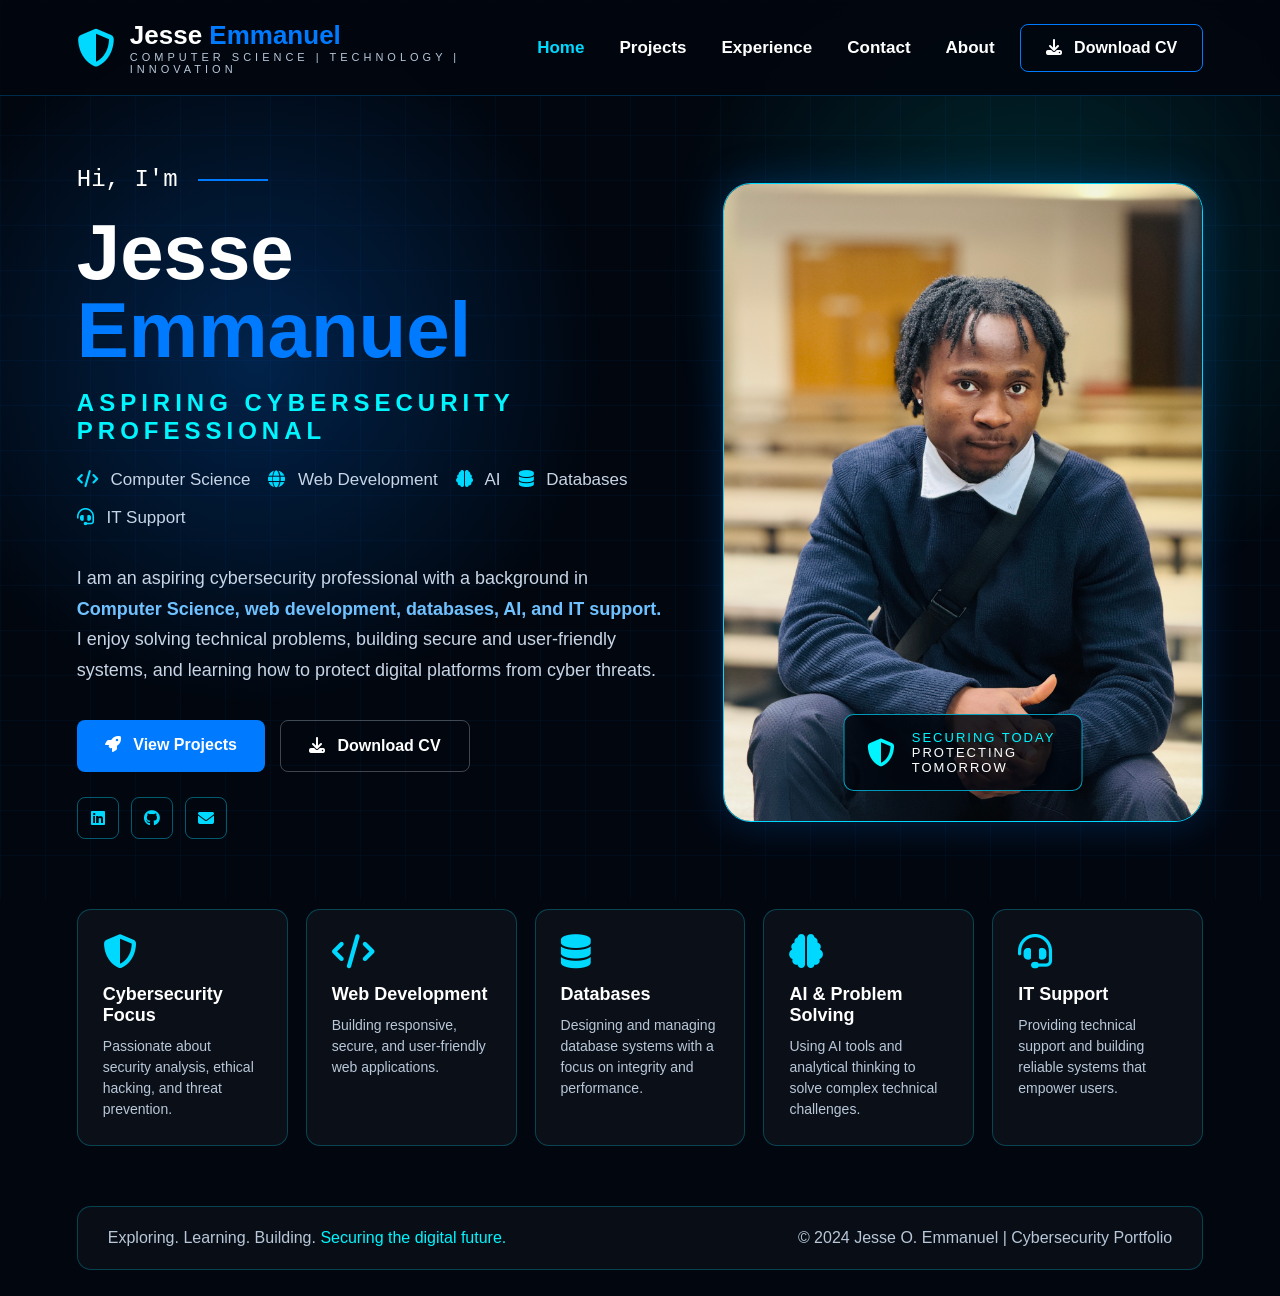
<file: index.html>
<!DOCTYPE html>
<html lang="en">

<head>
    <meta charset="UTF-8">
    <meta http-equiv="X-UA-Compatible" content="IE=edge">
    <meta name="viewport" content="width=device-width, initial-scale=1.0">

    <title>Jesse Emmanuel | Cybersecurity Portfolio</title>

    <link rel="stylesheet" href="main.css" media="screen">
    <link rel="stylesheet" href="mobile.css" media="screen and (max-width: 1100px)">
    <link rel="stylesheet" href="desktop.css" media="screen and (min-width: 1101px)">

    <link rel="stylesheet" href="https://cdnjs.cloudflare.com/ajax/libs/font-awesome/6.5.1/css/all.min.css">
</head>

<body id="clicked">

    <header class="site-header">

        <div class="logo">
            <i class="fa-solid fa-shield-halved"></i>
            <div>
                <h2>Jesse <span>Emmanuel</span></h2>
                <p>Computer Science | Technology | Innovation</p>
            </div>
        </div>

        <a href="#clicked" class="on showNav"></a>
        <a href="#" class="off showNav"></a>

        <nav>
            <ul>
                <li><a href="index.html" class="active">Home</a></li>
                <li><a href="portfolio.html">Projects</a></li>
                <li><a href="workexperience.html">Experience</a></li>
                <li><a href="contact.html">Contact</a></li>
                <li><a href="aboutme.html">About</a></li>
            </ul>
        </nav>

        <a href="EMMANUELCV.pdf" class="cv-btn">
            <i class="fa-solid fa-download"></i> Download CV
        </a>

    </header>

    <main class="hero-section">

        <section class="hero-content">

            <p class="intro-text">Hi, I'm</p>

            <h1>
                Jesse <span>Emmanuel</span>
            </h1>

            <h3>Aspiring Cybersecurity Professional</h3>

            <div class="skill-tags">
                <span><i class="fa-solid fa-code"></i> Computer Science</span>
                <span><i class="fa-solid fa-globe"></i> Web Development</span>
                <span><i class="fa-solid fa-brain"></i> AI</span>
                <span><i class="fa-solid fa-database"></i> Databases</span>
                <span><i class="fa-solid fa-headset"></i> IT Support</span>
            </div>

            <p class="hero-description">
                I am an aspiring cybersecurity professional with a background in
                <strong>Computer Science, web development, databases, AI, and IT support.</strong>
                I enjoy solving technical problems, building secure and user-friendly systems,
                and learning how to protect digital platforms from cyber threats.
            </p>

            <div class="hero-buttons">
                <a href="portfolio.html" class="primary-btn">
                    <i class="fa-solid fa-rocket"></i> View Projects
                </a>

                <a href="EMMANUELCV.pdf" class="secondary-btn">
                    <i class="fa-solid fa-download"></i> Download CV
                </a>
            </div>

            <div class="social-links">
                <a href="https://www.linkedin.com/in/jesse-emmanuel-b12103251/?skipRedirect=true"><i
                        class="fa-brands fa-linkedin"></i></a>
                <a href="https://github.com/jessyjackjake"><i class="fa-brands fa-github"></i></a>
                <a href="contact.html"><i class="fa-solid fa-envelope"></i></a>
            </div>

        </section>

        <section class="hero-image">
            <div class="image-card">
                <img src="backgroundimage.png" alt="Jesse Emmanuel profile photo">

                <div class="security-badge">
                    <i class="fa-solid fa-shield-halved"></i>
                    <p>Securing Today<br><span>Protecting Tomorrow</span></p>
                </div>
            </div>
        </section>

    </main>

    <section class="focus-section">

        <div class="focus-card">
            <i class="fa-solid fa-shield-halved"></i>
            <h3>Cybersecurity Focus</h3>
            <p>Passionate about security analysis, ethical hacking, and threat prevention.</p>
        </div>

        <div class="focus-card">
            <i class="fa-solid fa-code"></i>
            <h3>Web Development</h3>
            <p>Building responsive, secure, and user-friendly web applications.</p>
        </div>

        <div class="focus-card">
            <i class="fa-solid fa-database"></i>
            <h3>Databases</h3>
            <p>Designing and managing database systems with a focus on integrity and performance.</p>
        </div>

        <div class="focus-card">
            <i class="fa-solid fa-brain"></i>
            <h3>AI & Problem Solving</h3>
            <p>Using AI tools and analytical thinking to solve complex technical challenges.</p>
        </div>

        <div class="focus-card">
            <i class="fa-solid fa-headset"></i>
            <h3>IT Support</h3>
            <p>Providing technical support and building reliable systems that empower users.</p>
        </div>

    </section>

    <footer>
        <p>
            Exploring. Learning. Building.
            <span>Securing the digital future.</span>
        </p>

        <p>&copy; 2024 Jesse O. Emmanuel | Cybersecurity Portfolio</p>
    </footer>

</body>

</html>
</file>
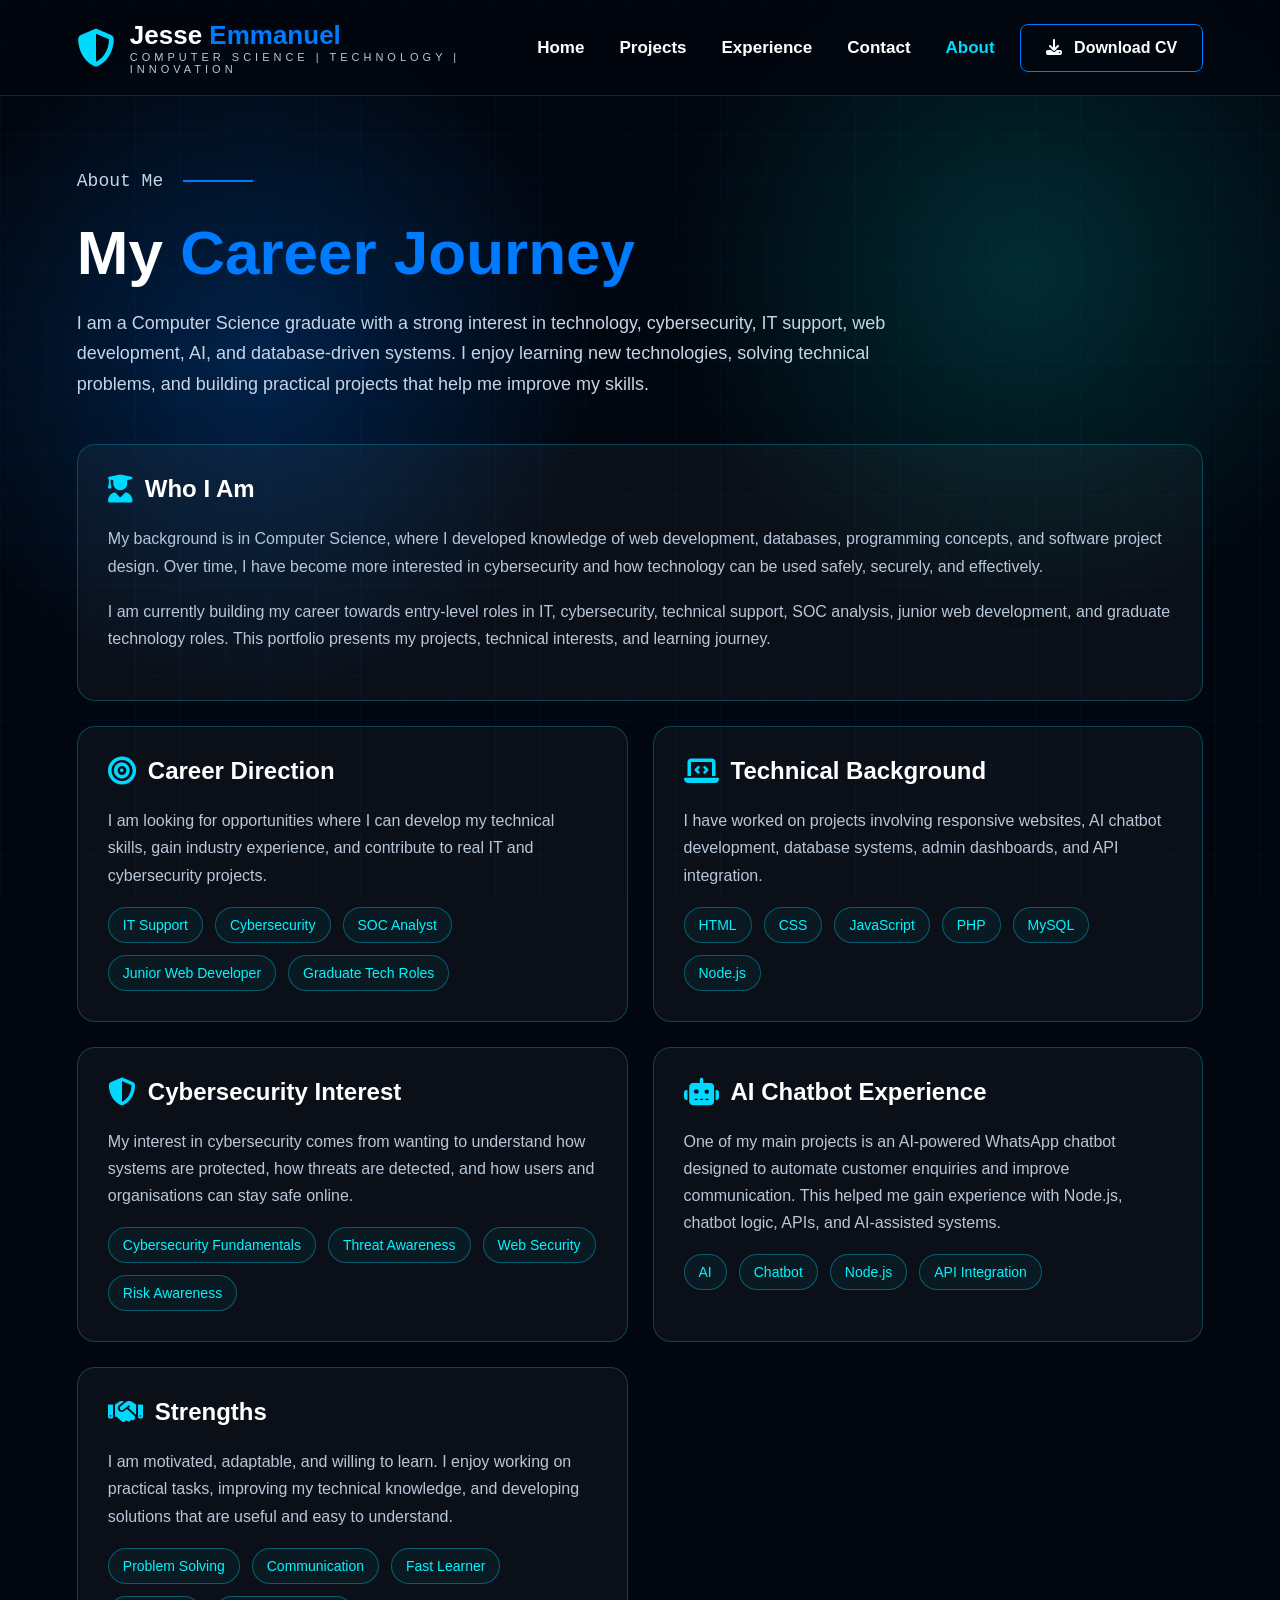
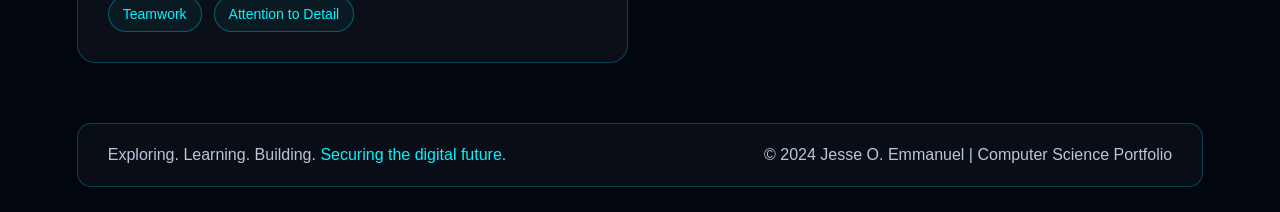
<file: aboutme.html>
<!DOCTYPE html>
<html lang="en">

<head>
    <meta charset="UTF-8">
    <meta http-equiv="X-UA-Compatible" content="IE=edge">
    <meta name="viewport" content="width=device-width, initial-scale=1.0">

    <title>About | Jesse Emmanuel</title>

    <link rel="stylesheet" href="main.css" media="screen">
    <link rel="stylesheet" href="mobile.css" media="screen and (max-width: 1100px)">
    <link rel="stylesheet" href="desktop.css" media="screen and (min-width: 1101px)">

    <link rel="stylesheet" href="https://cdnjs.cloudflare.com/ajax/libs/font-awesome/6.5.1/css/all.min.css">
</head>

<body id="clicked">

    <header class="site-header">

        <div class="logo">
            <i class="fa-solid fa-shield-halved"></i>
            <div>
                <h2>Jesse <span>Emmanuel</span></h2>
                <p>Computer Science | Technology | Innovation</p>
            </div>
        </div>

        <a href="#clicked" class="on showNav"></a>
        <a href="#" class="off showNav"></a>

        <nav>
            <ul>
                <li><a href="index.html">Home</a></li>
                <li><a href="portfolio.html">Projects</a></li>
                <li><a href="workexperience.html">Experience</a></li>
                <li><a href="contact.html">Contact</a></li>
                <li><a href="about.html" class="active">About</a></li>
            </ul>
        </nav>

        <a href="EMMANUELCV.pdf" class="cv-btn">
            <i class="fa-solid fa-download"></i> Download CV
        </a>

    </header>

    <main class="about-page">

        <section class="page-heading">
            <p class="intro-text">About Me</p>

            <h1>My <span>Career Journey</span></h1>

            <p>
                I am a Computer Science graduate with a strong interest in technology, cybersecurity,
                IT support, web development, AI, and database-driven systems. I enjoy learning new
                technologies, solving technical problems, and building practical projects that help me
                improve my skills.
            </p>
        </section>

        <section class="about-grid">

            <article class="about-card about-large">
                <div class="section-title">
                    <i class="fa-solid fa-user-graduate"></i>
                    <h2>Who I Am</h2>
                </div>

                <p>
                    My background is in Computer Science, where I developed knowledge of web development,
                    databases, programming concepts, and software project design. Over time, I have become
                    more interested in cybersecurity and how technology can be used safely, securely, and
                    effectively.
                </p>

                <p>
                    I am currently building my career towards entry-level roles in IT, cybersecurity,
                    technical support, SOC analysis, junior web development, and graduate technology roles.
                    This portfolio presents my projects, technical interests, and learning journey.
                </p>
            </article>

            <article class="about-card">
                <div class="section-title">
                    <i class="fa-solid fa-bullseye"></i>
                    <h2>Career Direction</h2>
                </div>

                <p>
                    I am looking for opportunities where I can develop my technical skills, gain industry
                    experience, and contribute to real IT and cybersecurity projects.
                </p>

                <div class="skills-list">
                    <span>IT Support</span>
                    <span>Cybersecurity</span>
                    <span>SOC Analyst</span>
                    <span>Junior Web Developer</span>
                    <span>Graduate Tech Roles</span>
                </div>
            </article>

            <article class="about-card">
                <div class="section-title">
                    <i class="fa-solid fa-laptop-code"></i>
                    <h2>Technical Background</h2>
                </div>

                <p>
                    I have worked on projects involving responsive websites, AI chatbot development,
                    database systems, admin dashboards, and API integration.
                </p>

                <div class="skills-list">
                    <span>HTML</span>
                    <span>CSS</span>
                    <span>JavaScript</span>
                    <span>PHP</span>
                    <span>MySQL</span>
                    <span>Node.js</span>
                </div>
            </article>

            <article class="about-card">
                <div class="section-title">
                    <i class="fa-solid fa-shield-halved"></i>
                    <h2>Cybersecurity Interest</h2>
                </div>

                <p>
                    My interest in cybersecurity comes from wanting to understand how systems are protected,
                    how threats are detected, and how users and organisations can stay safe online.
                </p>

                <div class="skills-list">
                    <span>Cybersecurity Fundamentals</span>
                    <span>Threat Awareness</span>
                    <span>Web Security</span>
                    <span>Risk Awareness</span>
                </div>
            </article>

            <article class="about-card">
                <div class="section-title">
                    <i class="fa-solid fa-robot"></i>
                    <h2>AI Chatbot Experience</h2>
                </div>

                <p>
                    One of my main projects is an AI-powered WhatsApp chatbot designed to automate customer
                    enquiries and improve communication. This helped me gain experience with Node.js,
                    chatbot logic, APIs, and AI-assisted systems.
                </p>

                <div class="skills-list">
                    <span>AI</span>
                    <span>Chatbot</span>
                    <span>Node.js</span>
                    <span>API Integration</span>
                </div>
            </article>

            <article class="about-card">
                <div class="section-title">
                    <i class="fa-solid fa-handshake"></i>
                    <h2>Strengths</h2>
                </div>

                <p>
                    I am motivated, adaptable, and willing to learn. I enjoy working on practical tasks,
                    improving my technical knowledge, and developing solutions that are useful and easy
                    to understand.
                </p>

                <div class="skills-list">
                    <span>Problem Solving</span>
                    <span>Communication</span>
                    <span>Fast Learner</span>
                    <span>Teamwork</span>
                    <span>Attention to Detail</span>
                </div>
            </article>

        </section>

    </main>

    <footer>
        <p>
            Exploring. Learning. Building.
            <span>Securing the digital future.</span>
        </p>

        <p>&copy; 2024 Jesse O. Emmanuel | Computer Science Portfolio</p>
    </footer>

</body>

</html>
</file>
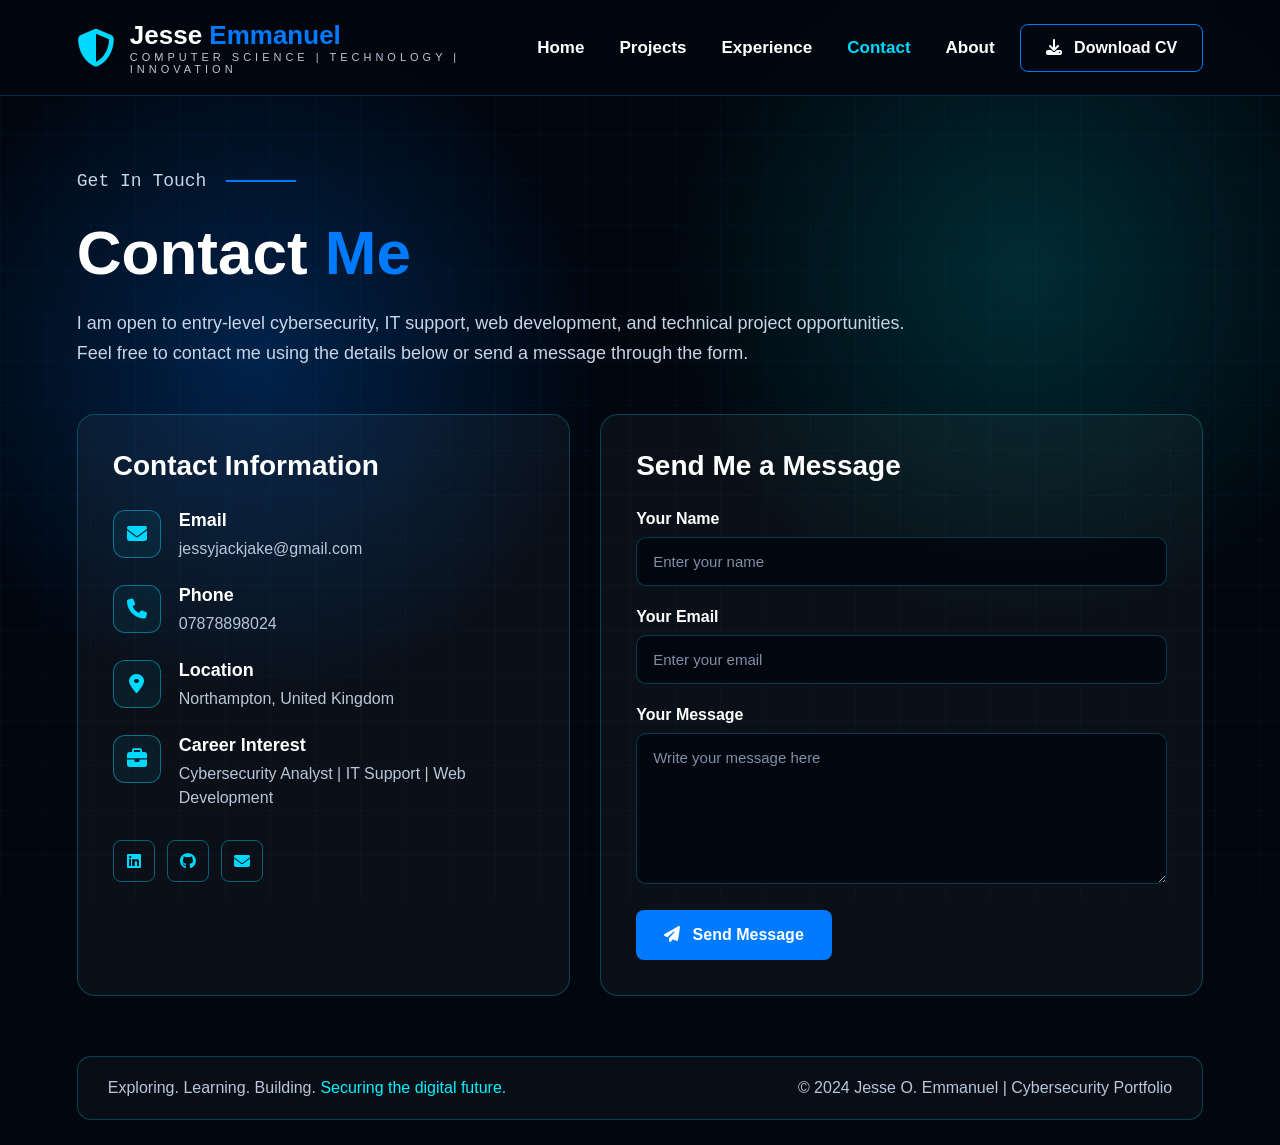
<file: contact.html>
<!DOCTYPE html>
<html lang="en">

<head>
    <meta charset="UTF-8">
    <meta http-equiv="X-UA-Compatible" content="IE=edge">
    <meta name="viewport" content="width=device-width, initial-scale=1.0">

    <title>Contact | Jesse Emmanuel</title>

    <link rel="stylesheet" href="main.css" media="screen">
    <link rel="stylesheet" href="mobile.css" media="screen and (max-width: 1100px)">
    <link rel="stylesheet" href="desktop.css" media="screen and (min-width: 1101px)">

    <link rel="stylesheet" href="https://cdnjs.cloudflare.com/ajax/libs/font-awesome/6.5.1/css/all.min.css">
</head>

<body id="clicked">

    <header class="site-header">

        <div class="logo">
            <i class="fa-solid fa-shield-halved"></i>
            <div>
                <h2>Jesse <span>Emmanuel</span></h2>
                <p>Computer Science | Technology | Innovation</p>
            </div>
        </div>

        <a href="#clicked" class="on showNav"></a>
        <a href="#" class="off showNav"></a>

        <nav>
            <ul>
                <li><a href="index.html">Home</a></li>
                <li><a href="portfolio.html">Projects</a></li>
                <li><a href="workexperience.html">Experience</a></li>
                <li><a href="contact.html" class="active">Contact</a></li>
                <li><a href="aboutme.html">About</a></li>
            </ul>
        </nav>

        <a href="EMMANUELCV.pdf" class="cv-btn">
            <i class="fa-solid fa-download"></i> Download CV
        </a>

    </header>

    <main class="contact-page">

        <section class="page-heading">
            <p class="intro-text">Get In Touch</p>

            <h1>Contact <span>Me</span></h1>

            <p>
                I am open to entry-level cybersecurity, IT support, web development,
                and technical project opportunities. Feel free to contact me using the details below
                or send a message through the form.
            </p>
        </section>

        <section class="contact-container">

            <article class="contact-info-card">

                <h2>Contact Information</h2>

                <div class="contact-info-item">
                    <i class="fa-solid fa-envelope"></i>
                    <div>
                        <h3>Email</h3>
                        <p>jessyjackjake@gmail.com</p>
                    </div>
                </div>

                <div class="contact-info-item">
                    <i class="fa-solid fa-phone"></i>
                    <div>
                        <h3>Phone</h3>
                        <p>07878898024</p>
                    </div>
                </div>

                <div class="contact-info-item">
                    <i class="fa-solid fa-location-dot"></i>
                    <div>
                        <h3>Location</h3>
                        <p>Northampton, United Kingdom</p>
                    </div>
                </div>

                <div class="contact-info-item">
                    <i class="fa-solid fa-briefcase"></i>
                    <div>
                        <h3>Career Interest</h3>
                        <p>Cybersecurity Analyst | IT Support | Web Development</p>
                    </div>
                </div>

                <div class="social-links contact-socials">
                    <a href="https://www.linkedin.com/in/jesse-emmanuel-b12103251/?skipRedirect=true"><i
                            class="fa-brands fa-linkedin"></i></a>
                    <a href="https://github.com/jessyjackjake"><i class="fa-brands fa-github"></i></a>
                    <a href="mailto:jessyjackjake@gmail.com"><i class="fa-solid fa-envelope"></i></a>
                </div>

            </article>

            <article class="contact-form-card">

                <h2>Send Me a Message</h2>

                <form action="https://formspree.io/f/xdavyvjq" method="POST">

                    <div class="form-group">
                        <label for="name">Your Name</label>
                        <input type="text" id="name" name="name" placeholder="Enter your name">
                    </div>

                    <div class="form-group">
                        <label for="email">Your Email</label>
                        <input type="email" id="email" name="email" placeholder="Enter your email">
                    </div>

                    <div class="form-group">
                        <label for="message">Your Message</label>
                        <textarea id="message" name="message" rows="7" placeholder="Write your message here"></textarea>
                    </div>

                    <button type="submit" class="primary-btn">
                        <i class="fa-solid fa-paper-plane"></i> Send Message
                    </button>

                </form>

            </article>

        </section>

    </main>

    <footer>
        <p>
            Exploring. Learning. Building.
            <span>Securing the digital future.</span>
        </p>

        <p>&copy; 2024 Jesse O. Emmanuel | Cybersecurity Portfolio</p>
    </footer>

</body>

</html>
</file>
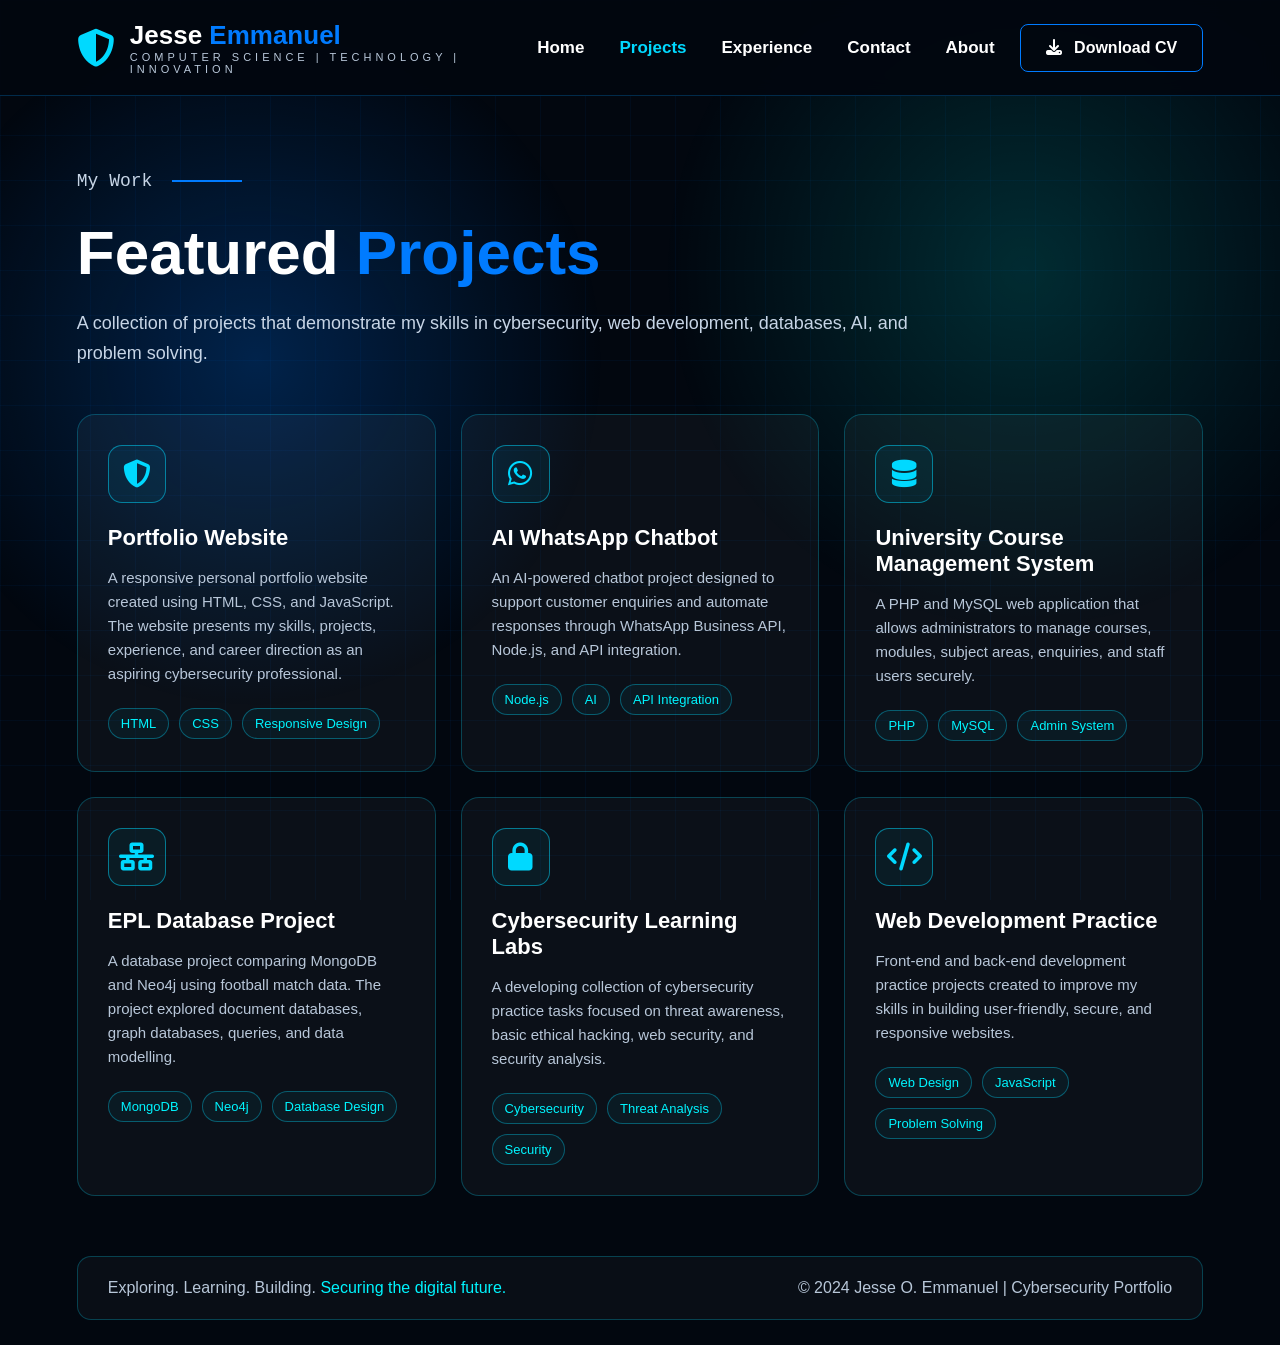
<file: portfolio.html>
<!DOCTYPE html>
<html lang="en">

<head>
    <meta charset="UTF-8">
    <meta http-equiv="X-UA-Compatible" content="IE=edge">
    <meta name="viewport" content="width=device-width, initial-scale=1.0">

    <title>Projects | Jesse Emmanuel</title>

    <link rel="stylesheet" href="main.css" media="screen">
    <link rel="stylesheet" href="mobile.css" media="screen and (max-width: 1100px)">
    <link rel="stylesheet" href="desktop.css" media="screen and (min-width: 1101px)">

    <link rel="stylesheet" href="https://cdnjs.cloudflare.com/ajax/libs/font-awesome/6.5.1/css/all.min.css">
</head>

<body id="clicked">

    <header class="site-header">

        <div class="logo">
            <i class="fa-solid fa-shield-halved"></i>
            <div>
                <h2>Jesse <span>Emmanuel</span></h2>
                <p>Computer Science | Technology | Innovation</p>
            </div>
        </div>

        <a href="#clicked" class="on showNav"></a>
        <a href="#" class="off showNav"></a>

        <nav>
            <ul>
                <li><a href="index.html">Home</a></li>
                <li><a href="portfolio.html" class="active">Projects</a></li>
                <li><a href="workexperience.html">Experience</a></li>
                <li><a href="contact.html">Contact</a></li>
                <li><a href="aboutme.html">About</a></li>
            </ul>
        </nav>

        <a href="EMMANUELCV.pdf" class="cv-btn">
            <i class="fa-solid fa-download"></i> Download CV
        </a>

    </header>

    <main class="projects-page">

        <section class="page-heading">
            <p class="intro-text">My Work</p>
            <h1>Featured <span>Projects</span></h1>
            <p>
                A collection of projects that demonstrate my skills in cybersecurity,
                web development, databases, AI, and problem solving.
            </p>
        </section>

        <section class="projects-grid">

            <article class="project-card">
                <div class="project-icon">
                    <i class="fa-solid fa-shield-halved"></i>
                </div>

                <h2>Portfolio Website</h2>

                <p>
                    A responsive personal portfolio website created using HTML, CSS, and JavaScript.
                    The website presents my skills, projects, experience, and career direction as an
                    aspiring cybersecurity professional.
                </p>

                <div class="project-tags">
                    <span>HTML</span>
                    <span>CSS</span>
                    <span>Responsive Design</span>
                </div>
            </article>

            <article class="project-card">
                <div class="project-icon">
                    <i class="fa-brands fa-whatsapp"></i>
                </div>

                <h2>AI WhatsApp Chatbot</h2>

                <p>
                    An AI-powered chatbot project designed to support customer enquiries and automate
                    responses through WhatsApp Business API, Node.js, and API integration.
                </p>

                <div class="project-tags">
                    <span>Node.js</span>
                    <span>AI</span>
                    <span>API Integration</span>
                </div>
            </article>

            <article class="project-card">
                <div class="project-icon">
                    <i class="fa-solid fa-database"></i>
                </div>

                <h2>University Course Management System</h2>

                <p>
                    A PHP and MySQL web application that allows administrators to manage courses,
                    modules, subject areas, enquiries, and staff users securely.
                </p>

                <div class="project-tags">
                    <span>PHP</span>
                    <span>MySQL</span>
                    <span>Admin System</span>
                </div>
            </article>

            <article class="project-card">
                <div class="project-icon">
                    <i class="fa-solid fa-network-wired"></i>
                </div>

                <h2>EPL Database Project</h2>

                <p>
                    A database project comparing MongoDB and Neo4j using football match data.
                    The project explored document databases, graph databases, queries, and data modelling.
                </p>

                <div class="project-tags">
                    <span>MongoDB</span>
                    <span>Neo4j</span>
                    <span>Database Design</span>
                </div>
            </article>

            <article class="project-card">
                <div class="project-icon">
                    <i class="fa-solid fa-lock"></i>
                </div>

                <h2>Cybersecurity Learning Labs</h2>

                <p>
                    A developing collection of cybersecurity practice tasks focused on threat awareness,
                    basic ethical hacking, web security, and security analysis.
                </p>

                <div class="project-tags">
                    <span>Cybersecurity</span>
                    <span>Threat Analysis</span>
                    <span>Security</span>
                </div>
            </article>

            <article class="project-card">
                <div class="project-icon">
                    <i class="fa-solid fa-code"></i>
                </div>

                <h2>Web Development Practice</h2>

                <p>
                    Front-end and back-end development practice projects created to improve my skills
                    in building user-friendly, secure, and responsive websites.
                </p>

                <div class="project-tags">
                    <span>Web Design</span>
                    <span>JavaScript</span>
                    <span>Problem Solving</span>
                </div>
            </article>

        </section>

    </main>

    <footer>
        <p>
            Exploring. Learning. Building.
            <span>Securing the digital future.</span>
        </p>

        <p>&copy; 2024 Jesse O. Emmanuel | Cybersecurity Portfolio</p>
    </footer>

</body>

</html>
</file>
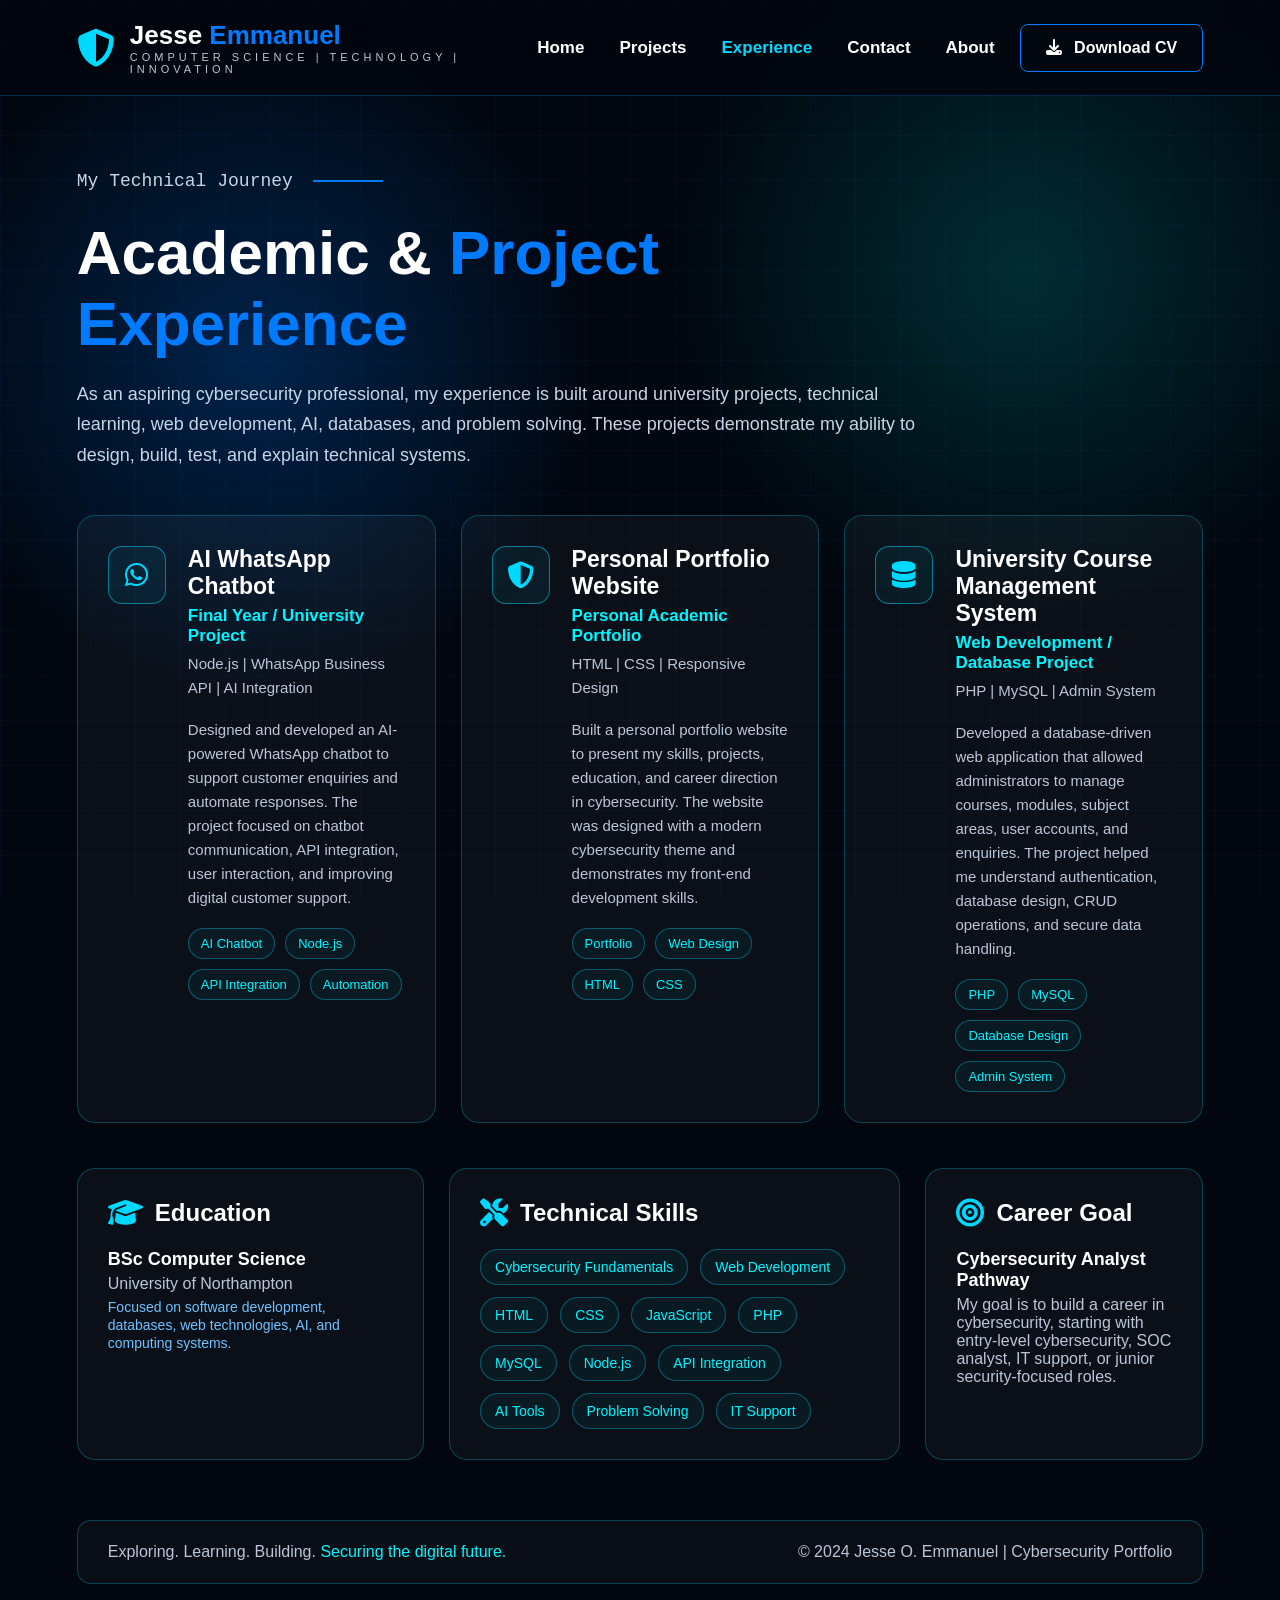
<file: workexperience.html>
<!DOCTYPE html>
<html lang="en">

<head>
    <meta charset="UTF-8">
    <meta http-equiv="X-UA-Compatible" content="IE=edge">
    <meta name="viewport" content="width=device-width, initial-scale=1.0">

    <title>Experience | Jesse Emmanuel</title>

    <link rel="stylesheet" href="main.css" media="screen">
    <link rel="stylesheet" href="mobile.css" media="screen and (max-width: 1100px)">
    <link rel="stylesheet" href="desktop.css" media="screen and (min-width: 1101px)">

    <link rel="stylesheet" href="https://cdnjs.cloudflare.com/ajax/libs/font-awesome/6.5.1/css/all.min.css">
</head>

<body id="clicked">

    <header class="site-header">

        <div class="logo">
            <i class="fa-solid fa-shield-halved"></i>
            <div>
                <h2>Jesse <span>Emmanuel</span></h2>
                <p>Computer Science | Technology | Innovation</p>

            </div>
        </div>

        <a href="#clicked" class="on showNav"></a>
        <a href="#" class="off showNav"></a>

        <nav>
            <ul>
                <li><a href="index.html">Home</a></li>
                <li><a href="portfolio.html">Projects</a></li>
                <li><a href="workexperience.html" class="active">Experience</a></li>
                <li><a href="contact.html">Contact</a></li>
                <li><a href="aboutme.html">About</a></li>
            </ul>
        </nav>

        <a href="EMMANUELCV.pdf" class="cv-btn">
            <i class="fa-solid fa-download"></i> Download CV
        </a>

    </header>

    <main class="experience-page">

        <section class="page-heading">
            <p class="intro-text">My Technical Journey</p>

            <h1>Academic & <span>Project Experience</span></h1>

            <p>
                As an aspiring cybersecurity professional, my experience is built around university
                projects, technical learning, web development, AI, databases, and problem solving.
                These projects demonstrate my ability to design, build, test, and explain technical systems.
            </p>
        </section>

        <section class="experience-grid">

            <article class="experience-card">
                <div class="experience-icon">
                    <i class="fa-brands fa-whatsapp"></i>
                </div>

                <div class="experience-content">
                    <h2>AI WhatsApp Chatbot</h2>
                    <h3>Final Year / University Project</h3>
                    <p class="experience-date">Node.js | WhatsApp Business API | AI Integration</p>

                    <p>
                        Designed and developed an AI-powered WhatsApp chatbot to support customer
                        enquiries and automate responses. The project focused on chatbot communication,
                        API integration, user interaction, and improving digital customer support.
                    </p>

                    <div class="project-tags">
                        <span>AI Chatbot</span>
                        <span>Node.js</span>
                        <span>API Integration</span>
                        <span>Automation</span>
                    </div>
                </div>
            </article>

            <article class="experience-card">
                <div class="experience-icon">
                    <i class="fa-solid fa-shield-halved"></i>
                </div>

                <div class="experience-content">
                    <h2>Personal Portfolio Website</h2>
                    <h3>Personal Academic Portfolio</h3>
                    <p class="experience-date">HTML | CSS | Responsive Design</p>

                    <p>
                        Built a personal portfolio website to present my skills, projects, education,
                        and career direction in cybersecurity. The website was designed with a modern
                        cybersecurity theme and demonstrates my front-end development skills.
                    </p>

                    <div class="project-tags">
                        <span>Portfolio</span>
                        <span>Web Design</span>
                        <span>HTML</span>
                        <span>CSS</span>
                    </div>
                </div>
            </article>

            <article class="experience-card">
                <div class="experience-icon">
                    <i class="fa-solid fa-database"></i>
                </div>

                <div class="experience-content">
                    <h2>University Course Management System</h2>
                    <h3>Web Development / Database Project</h3>
                    <p class="experience-date">PHP | MySQL | Admin System</p>

                    <p>
                        Developed a database-driven web application that allowed administrators to manage
                        courses, modules, subject areas, user accounts, and enquiries. The project helped
                        me understand authentication, database design, CRUD operations, and secure data handling.
                    </p>

                    <div class="project-tags">
                        <span>PHP</span>
                        <span>MySQL</span>
                        <span>Database Design</span>
                        <span>Admin System</span>
                    </div>
                </div>
            </article>

        </section>

        <section class="education-skills-section">

            <article class="info-card">
                <div class="section-title">
                    <i class="fa-solid fa-graduation-cap"></i>
                    <h2>Education</h2>
                </div>

                <div class="info-item">
                    <h3>BSc Computer Science</h3>
                    <p>University of Northampton</p>
                    <span>Focused on software development, databases, web technologies, AI, and computing
                        systems.</span>
                </div>
            </article>

            <article class="info-card">
                <div class="section-title">
                    <i class="fa-solid fa-screwdriver-wrench"></i>
                    <h2>Technical Skills</h2>
                </div>

                <div class="skills-list">
                    <span>Cybersecurity Fundamentals</span>
                    <span>Web Development</span>
                    <span>HTML</span>
                    <span>CSS</span>
                    <span>JavaScript</span>
                    <span>PHP</span>
                    <span>MySQL</span>
                    <span>Node.js</span>
                    <span>API Integration</span>
                    <span>AI Tools</span>
                    <span>Problem Solving</span>
                    <span>IT Support</span>
                </div>
            </article>

            <article class="info-card">
                <div class="section-title">
                    <i class="fa-solid fa-bullseye"></i>
                    <h2>Career Goal</h2>
                </div>

                <div class="info-item">
                    <h3>Cybersecurity Analyst Pathway</h3>
                    <p>
                        My goal is to build a career in cybersecurity, starting with entry-level
                        cybersecurity, SOC analyst, IT support, or junior security-focused roles.
                    </p>
                </div>
            </article>

        </section>

    </main>

    <footer>
        <p>
            Exploring. Learning. Building.
            <span>Securing the digital future.</span>
        </p>

        <p>&copy; 2024 Jesse O. Emmanuel | Cybersecurity Portfolio</p>
    </footer>

</body>

</html>
</file>
<file: main.css>
* {
  margin: 0;
  padding: 0;
  box-sizing: border-box;
}

html,
body {
  width: 100%;
  overflow-x: hidden;
}

body {
  font-family: Arial, Helvetica, sans-serif;
  background: #02070f;
  color: #ffffff;
  min-height: 100vh;
}

/* Background cyber effect */
body::before {
  content: "";
  position: fixed;
  inset: 0;
  background:
    linear-gradient(rgba(0, 119, 255, 0.05) 1px, transparent 1px),
    linear-gradient(90deg, rgba(0, 119, 255, 0.05) 1px, transparent 1px);
  background-size: 45px 45px;
  z-index: -2;
}

body::after {
  content: "";
  position: fixed;
  inset: 0;
  background:
    radial-gradient(circle at 20% 40%, rgba(0, 119, 255, 0.25), transparent 30%),
    radial-gradient(circle at 80% 30%, rgba(0, 255, 255, 0.15), transparent 30%);
  z-index: -1;
}

/* Header */

.site-header {
  width: 100%;
  min-height: 90px;
  padding: 20px 6%;
  display: flex;
  align-items: center;
  justify-content: space-between;
  gap: 25px;
  border-bottom: 1px solid rgba(0, 153, 255, 0.25);
  background: rgba(2, 7, 15, 0.95);
  backdrop-filter: blur(10px);
}

.logo {
  display: flex;
  align-items: center;
  gap: 15px;
}

.logo i {
  font-size: 38px;
  color: #00d9ff;
}

.logo h2 {
  font-size: 26px;
  color: #ffffff;
}

.logo h2 span {
  color: #007bff;
}

.logo p {
  font-size: 11px;
  letter-spacing: 4px;
  text-transform: uppercase;
  color: #b8c7d9;
}

nav ul {
  display: flex;
  gap: 35px;
  list-style: none;
}

nav ul li a {
  color: #ffffff;
  text-decoration: none;
  font-size: 17px;
  font-weight: bold;
  transition: 0.3s ease;
  background: transparent;
}

nav ul li a:hover,
nav ul li a.active {
  color: #00d9ff;
  background: transparent;
}

.cv-btn {
  padding: 14px 25px;
  border: 1px solid #007bff;
  color: #ffffff;
  text-decoration: none;
  border-radius: 8px;
  font-weight: bold;
  transition: 0.3s ease;
  white-space: nowrap;
}

.cv-btn:hover {
  background: #007bff;
  box-shadow: 0 0 20px rgba(0, 123, 255, 0.6);
}

.cv-btn i {
  margin-right: 8px;
}

/* Remove old mobile menu buttons */

.showNav {
  display: none;
}

/* Hero Section */

.hero-section {
  width: 100%;
  padding: 70px 6% 40px;
  display: grid;
  grid-template-columns: 1.1fr 0.9fr;
  align-items: center;
  gap: 60px;
}

.hero-content {
  max-width: 760px;
}

.intro-text {
  font-family: monospace;
  font-size: 24px;
  margin-bottom: 20px;
  color: #ffffff;
  position: relative;
}

.intro-text::after {
  content: "";
  display: inline-block;
  width: 70px;
  height: 2px;
  background: #007bff;
  margin-left: 20px;
  vertical-align: middle;
}

.hero-content h1 {
  font-size: 78px;
  line-height: 1;
  margin-bottom: 20px;
  color: #ffffff;
}

.hero-content h1 span {
  color: #007bff;
}

.hero-content h3 {
  color: #00f5ff;
  font-size: 24px;
  letter-spacing: 5px;
  text-transform: uppercase;
  margin-bottom: 25px;
}

.skill-tags {
  display: flex;
  flex-wrap: wrap;
  gap: 18px;
  margin-bottom: 35px;
}

.skill-tags span {
  color: #c7d5e6;
  font-size: 17px;
}

.skill-tags i {
  color: #00d9ff;
  margin-right: 8px;
}

.hero-description {
  color: #c7d5e6;
  font-size: 18px;
  line-height: 1.7;
  max-width: 700px;
  margin-bottom: 35px;
}

.hero-description strong {
  color: #6fc2ff;
}

.hero-buttons {
  display: flex;
  gap: 15px;
  margin-bottom: 25px;
}

.primary-btn,
.secondary-btn {
  padding: 16px 28px;
  border-radius: 8px;
  text-decoration: none;
  font-weight: bold;
  transition: 0.3s ease;
  display: inline-block;
}

.primary-btn {
  background: #007bff;
  color: #ffffff;
}

.primary-btn:hover {
  background: #005fcc;
  box-shadow: 0 0 25px rgba(0, 123, 255, 0.7);
}

.secondary-btn {
  border: 1px solid rgba(255, 255, 255, 0.25);
  color: #ffffff;
}

.secondary-btn:hover {
  border-color: #00d9ff;
  color: #00d9ff;
}

.primary-btn i,
.secondary-btn i {
  margin-right: 8px;
}

.social-links {
  display: flex;
  gap: 12px;
}

.social-links a {
  width: 42px;
  height: 42px;
  border: 1px solid rgba(0, 217, 255, 0.4);
  border-radius: 8px;
  color: #00d9ff;
  display: grid;
  place-items: center;
  text-decoration: none;
  transition: 0.3s ease;
}

.social-links a:hover {
  background: #007bff;
  color: #ffffff;
}

/* Hero Image */

.hero-image {
  display: flex;
  justify-content: center;
}

.image-card {
  position: relative;
  width: 100%;
  max-width: 520px;
  border: 1px solid #00d9ff;
  border-radius: 28px;
  overflow: hidden;
  background: rgba(0, 123, 255, 0.08);
  box-shadow: 0 0 40px rgba(0, 123, 255, 0.25);
}

.image-card img {
  width: 100%;
  display: block;
}

.security-badge {
  position: absolute;
  bottom: 30px;
  left: 50%;
  transform: translateX(-50%);
  display: flex;
  align-items: center;
  gap: 15px;
  padding: 15px 22px;
  background: rgba(2, 7, 15, 0.85);
  border: 1px solid rgba(0, 217, 255, 0.7);
  border-radius: 10px;
  color: #00f5ff;
  text-transform: uppercase;
  letter-spacing: 2px;
}

.security-badge i {
  font-size: 28px;
}

.security-badge p {
  font-size: 13px;
}

.security-badge span {
  color: #ffffff;
}

/* Focus Cards */

.focus-section {
  padding: 30px 6% 40px;
  display: grid;
  grid-template-columns: repeat(5, 1fr);
  gap: 18px;
}

.focus-card {
  background: rgba(255, 255, 255, 0.04);
  border: 1px solid rgba(0, 217, 255, 0.25);
  border-radius: 14px;
  padding: 25px;
  transition: 0.3s ease;
}

.focus-card:hover {
  transform: translateY(-8px);
  border-color: #00d9ff;
  box-shadow: 0 0 25px rgba(0, 217, 255, 0.25);
}

.focus-card i {
  font-size: 34px;
  color: #00d9ff;
  margin-bottom: 15px;
}

.focus-card h3 {
  margin-bottom: 10px;
  color: #ffffff;
  font-size: 18px;
}

.focus-card p {
  color: #b8c7d9;
  line-height: 1.5;
  font-size: 14px;
}

/* Projects Page */

.projects-page {
  padding: 70px 6% 40px;
}

.page-heading {
  max-width: 850px;
  margin-bottom: 45px;
}

.page-heading h1 {
  font-size: 62px;
  margin-bottom: 20px;
  color: #ffffff;
}

.page-heading h1 span {
  color: #007bff;
}

.page-heading p {
  color: #c7d5e6;
  font-size: 18px;
  line-height: 1.7;
}

.projects-grid {
  display: grid;
  grid-template-columns: repeat(3, 1fr);
  gap: 25px;
}

.project-card {
  background: rgba(255, 255, 255, 0.04);
  border: 1px solid rgba(0, 217, 255, 0.25);
  border-radius: 18px;
  padding: 30px;
  min-height: 330px;
  transition: 0.3s ease;
}

.project-card:hover {
  transform: translateY(-8px);
  border-color: #00d9ff;
  box-shadow: 0 0 30px rgba(0, 217, 255, 0.25);
}

.project-icon {
  width: 58px;
  height: 58px;
  border: 1px solid rgba(0, 217, 255, 0.5);
  border-radius: 14px;
  display: grid;
  place-items: center;
  margin-bottom: 22px;
  background: rgba(0, 217, 255, 0.06);
}

.project-icon i {
  font-size: 28px;
  color: #00d9ff;
}

.project-card h2 {
  color: #ffffff;
  font-size: 22px;
  margin-bottom: 15px;
}

.project-card p {
  color: #b8c7d9;
  line-height: 1.6;
  font-size: 15px;
  margin-bottom: 22px;
}

.project-tags {
  display: flex;
  flex-wrap: wrap;
  gap: 10px;
}

.project-tags span {
  padding: 7px 12px;
  border: 1px solid rgba(0, 217, 255, 0.35);
  border-radius: 20px;
  color: #00f5ff;
  font-size: 13px;
  background: rgba(0, 217, 255, 0.05);
}

/* Experience Page */

.experience-page {
  padding: 70px 6% 40px;
}

.experience-grid {
  display: grid;
  grid-template-columns: repeat(3, 1fr);
  gap: 25px;
  margin-bottom: 45px;
}

.experience-card {
  display: flex;
  gap: 22px;
  background: rgba(255, 255, 255, 0.04);
  border: 1px solid rgba(0, 217, 255, 0.25);
  border-radius: 18px;
  padding: 30px;
  transition: 0.3s ease;
}

.experience-card:hover {
  transform: translateY(-8px);
  border-color: #00d9ff;
  box-shadow: 0 0 30px rgba(0, 217, 255, 0.25);
}

.experience-icon {
  min-width: 58px;
  height: 58px;
  border: 1px solid rgba(0, 217, 255, 0.5);
  border-radius: 14px;
  display: grid;
  place-items: center;
  background: rgba(0, 217, 255, 0.06);
}

.experience-icon i {
  font-size: 27px;
  color: #00d9ff;
}

.experience-content h2 {
  color: #ffffff;
  font-size: 23px;
  margin-bottom: 6px;
}

.experience-content h3 {
  color: #00f5ff;
  font-size: 17px;
  margin-bottom: 6px;
}

.experience-date {
  color: #6fc2ff;
  font-size: 14px;
  margin-bottom: 15px;
}

.experience-content p {
  color: #b8c7d9;
  line-height: 1.6;
  font-size: 15px;
  margin-bottom: 18px;
}

.education-skills-section {
  display: grid;
  grid-template-columns: 1fr 1.3fr 0.8fr;
  gap: 25px;
}

.info-card {
  background: rgba(255, 255, 255, 0.04);
  border: 1px solid rgba(0, 217, 255, 0.25);
  border-radius: 18px;
  padding: 30px;
  transition: 0.3s ease;
}

.info-card:hover {
  border-color: #00d9ff;
  box-shadow: 0 0 25px rgba(0, 217, 255, 0.2);
}

.section-title {
  display: flex;
  align-items: center;
  gap: 12px;
  margin-bottom: 22px;
}

.section-title i {
  color: #00d9ff;
  font-size: 28px;
}

.section-title h2 {
  color: #ffffff;
  font-size: 24px;
}

.info-item {
  margin-bottom: 20px;
}

.info-item h3 {
  color: #ffffff;
  font-size: 18px;
  margin-bottom: 5px;
}

.info-item p {
  color: #b8c7d9;
  margin-bottom: 5px;
}

.info-item span {
  color: #6fc2ff;
  font-size: 14px;
}

.skills-list {
  display: flex;
  flex-wrap: wrap;
  gap: 12px;
}

.skills-list span {
  padding: 9px 14px;
  border: 1px solid rgba(0, 217, 255, 0.35);
  border-radius: 20px;
  color: #00f5ff;
  font-size: 14px;
  background: rgba(0, 217, 255, 0.05);
}

/* Contact Page */

.contact-page {
  padding: 70px 6% 40px;
}

.contact-container {
  display: grid;
  grid-template-columns: 0.9fr 1.1fr;
  gap: 30px;
  align-items: stretch;
}

.contact-info-card,
.contact-form-card {
  background: rgba(255, 255, 255, 0.04);
  border: 1px solid rgba(0, 217, 255, 0.25);
  border-radius: 18px;
  padding: 35px;
  transition: 0.3s ease;
}

.contact-info-card:hover,
.contact-form-card:hover {
  border-color: #00d9ff;
  box-shadow: 0 0 30px rgba(0, 217, 255, 0.22);
}

.contact-info-card h2,
.contact-form-card h2 {
  color: #ffffff;
  font-size: 28px;
  margin-bottom: 28px;
}

.contact-info-item {
  display: flex;
  align-items: flex-start;
  gap: 18px;
  margin-bottom: 24px;
}

.contact-info-item i {
  width: 48px;
  height: 48px;
  min-width: 48px;
  border: 1px solid rgba(0, 217, 255, 0.45);
  border-radius: 12px;
  display: grid;
  place-items: center;
  color: #00d9ff;
  font-size: 20px;
  background: rgba(0, 217, 255, 0.06);
}

.contact-info-item h3 {
  color: #ffffff;
  font-size: 18px;
  margin-bottom: 6px;
}

.contact-info-item p {
  color: #b8c7d9;
  line-height: 1.5;
}

.contact-socials {
  margin-top: 30px;
}

.form-group {
  margin-bottom: 22px;
}

.form-group label {
  display: block;
  color: #ffffff;
  font-weight: bold;
  margin-bottom: 9px;
}

.form-group input,
.form-group textarea {
  width: 100%;
  padding: 15px 16px;
  border-radius: 10px;
  border: 1px solid rgba(0, 217, 255, 0.25);
  background: rgba(2, 7, 15, 0.85);
  color: #ffffff;
  font-size: 15px;
  outline: none;
  font-family: Arial, Helvetica, sans-serif;
}

.form-group input::placeholder,
.form-group textarea::placeholder {
  color: #7f8fa6;
}

.form-group input:focus,
.form-group textarea:focus {
  border-color: #00d9ff;
  box-shadow: 0 0 15px rgba(0, 217, 255, 0.18);
}

.contact-form-card button {
  border: none;
  cursor: pointer;
  font-size: 16px;
}

/* About Page */

.about-page {
  padding: 70px 6% 40px;
}

.about-grid {
  display: grid;
  grid-template-columns: repeat(2, 1fr);
  gap: 25px;
}

.about-card {
  background: rgba(255, 255, 255, 0.04);
  border: 1px solid rgba(0, 217, 255, 0.25);
  border-radius: 18px;
  padding: 30px;
  transition: 0.3s ease;
}

.about-card:hover {
  transform: translateY(-6px);
  border-color: #00d9ff;
  box-shadow: 0 0 30px rgba(0, 217, 255, 0.22);
}

.about-large {
  grid-column: span 2;
}

.about-card p {
  color: #b8c7d9;
  line-height: 1.7;
  font-size: 16px;
  margin-bottom: 18px;
}

/* Footer */

footer {
  margin: 20px 6% 25px;
  padding: 22px 30px;
  border: 1px solid rgba(0, 217, 255, 0.25);
  border-radius: 14px;
  display: flex;
  justify-content: space-between;
  gap: 20px;
  color: #b8c7d9;
  background: rgba(255, 255, 255, 0.03);
}

footer span {
  color: #00f5ff;
}

/* Tablet and Mobile Responsive Fix */

@media screen and (max-width: 1100px) {

  .site-header {
    flex-direction: column;
    text-align: center;
    padding: 20px;
  }

  .logo {
    justify-content: center;
  }

  .logo p {
    white-space: normal;
    letter-spacing: 2px;
  }

  nav {
    position: static;
    width: 100%;
    height: auto;
    background: transparent;
    transform: none;
    padding: 0;
  }

  nav ul {
    flex-direction: column;
    align-items: center;
    gap: 15px;
    line-height: normal;
  }

  nav ul li a {
    background: transparent;
  }

  .cv-btn {
    display: none;
  }

  .hero-section {
    display: flex;
    flex-direction: column;
    text-align: center;
    padding: 40px 6%;
  }

  .hero-content h1 {
    font-size: 48px;
    word-break: break-word;
  }

  .hero-content h3 {
    font-size: 17px;
    letter-spacing: 2px;
  }

  .skill-tags,
  .hero-buttons,
  .social-links {
    justify-content: center;
  }

  .hero-buttons {
    flex-wrap: wrap;
  }

  .primary-btn,
  .secondary-btn {
    width: 100%;
    text-align: center;
  }

  .image-card {
    max-width: 360px;
  }

  .focus-section,
  .projects-grid,
  .experience-grid,
  .education-skills-section,
  .contact-container,
  .about-grid {
    grid-template-columns: 1fr;
  }

  .about-large {
    grid-column: span 1;
  }

  .experience-card {
    flex-direction: column;
  }

  .projects-page,
  .experience-page,
  .contact-page,
  .about-page {
    padding: 40px 6%;
  }

  .page-heading h1 {
    font-size: 42px;
  }

  footer {
    flex-direction: column;
    text-align: center;
  }
}

/* Small Phone Fix */

@media screen and (max-width: 480px) {

  .hero-content h1 {
    font-size: 42px;
  }

  .page-heading h1 {
    font-size: 36px;
  }

  .contact-info-card,
  .contact-form-card,
  .project-card,
  .experience-card,
  .about-card,
  .info-card,
  .focus-card {
    padding: 22px;
  }

  .security-badge {
    padding: 10px 14px;
    bottom: 18px;
    gap: 10px;
  }

  .security-badge p {
    font-size: 10px;
  }

  .security-badge i {
    font-size: 20px;
  }
}
</file>
<file: mobile.css>
/* Simple Mobile / Tablet CSS */

@media screen and (max-width: 1100px) {

    nav {
        width: 100%;
        background: rgba(255, 255, 255, 0.04);
        border: 1px solid rgba(0, 217, 255, 0.25);
        border-radius: 14px;
        padding: 16px;
    }

    nav ul {
        display: flex;
        flex-direction: column;
        align-items: center;
        gap: 14px;
    }

    nav ul li {
        width: 100%;
    }

    nav ul li a {
        display: block;
        width: 100%;
        padding: 12px;
        border-radius: 8px;
        color: #ffffff;
        text-align: center;
        background: rgba(0, 217, 255, 0.04);
    }

    nav ul li a:hover,
    nav ul li a.active {
        color: #00d9ff;
        background: rgba(0, 217, 255, 0.12);
    }

    .site-header {
        flex-direction: column;
        text-align: center;
        padding: 20px;
        gap: 20px;
    }

    .logo {
        justify-content: center;
    }

    .logo p {
        font-size: 10px;
        letter-spacing: 2px;
    }

    nav {
        width: 100%;
        background: transparent;
        position: static;
        transform: none;
        height: auto;
        padding: 0;
    }

    nav ul {
        flex-direction: column;
        align-items: center;
        gap: 15px;
    }

    nav ul li a {
        background: transparent;
    }

    .cv-btn {
        display: none;
    }

    .hero-section {
        display: flex;
        flex-direction: column;
        text-align: center;
        padding: 40px 6%;
        gap: 35px;
    }

    .hero-content h1 {
        font-size: 48px;
        word-break: break-word;
    }

    .hero-content h3 {
        font-size: 17px;
        letter-spacing: 2px;
    }

    .skill-tags,
    .hero-buttons,
    .social-links {
        justify-content: center;
    }

    .hero-buttons {
        flex-wrap: wrap;
    }

    .primary-btn,
    .secondary-btn {
        width: 100%;
        text-align: center;
    }

    .image-card {
        max-width: 360px;
    }

    .focus-section,
    .projects-grid,
    .experience-grid,
    .education-skills-section,
    .contact-container,
    .about-grid {
        grid-template-columns: 1fr;
    }

    .about-large {
        grid-column: span 1;
    }

    .experience-card {
        flex-direction: column;
    }

    .projects-page,
    .experience-page,
    .contact-page,
    .about-page {
        padding: 40px 6%;
    }

    .page-heading h1 {
        font-size: 42px;
    }

    footer {
        flex-direction: column;
        text-align: center;
    }
}

@media screen and (max-width: 480px) {

    .hero-content h1 {
        font-size: 42px;
    }

    .page-heading h1 {
        font-size: 36px;
    }

    .contact-info-card,
    .contact-form-card,
    .project-card,
    .experience-card,
    .about-card,
    .info-card,
    .focus-card {
        padding: 22px;
    }

    .security-badge {
        padding: 10px 14px;
        bottom: 18px;
        gap: 10px;
    }

    .security-badge p {
        font-size: 10px;
    }

    .security-badge i {
        font-size: 20px;
    }
}

/* Mobile Side Navigation Menu */

@media screen and (max-width: 1100px) {

    .site-header {
        position: relative;
        flex-direction: row;
        justify-content: space-between;
        align-items: center;
        padding: 18px 6%;
    }

    .logo {
        justify-content: flex-start;
        text-align: left;
    }

    .logo i {
        font-size: 34px;
    }

    .logo h2 {
        font-size: 22px;
    }

    .logo p {
        font-size: 8px;
        letter-spacing: 2px;
    }

    /* Hamburger button */
    .showNav {
        display: block !important;
        width: 42px;
        height: 42px;
        border: 1px solid rgba(0, 217, 255, 0.45);
        border-radius: 10px;
        background: rgba(0, 217, 255, 0.08);
        position: fixed;
        top: 20px;
        right: 20px;
        z-index: 1001;
    }

    .showNav::before,
    .showNav::after {
        content: "";
        position: absolute;
        left: 10px;
        width: 20px;
        height: 2px;
        background: #00d9ff;
        transition: 0.3s ease;
    }

    .showNav::before {
        top: 14px;
        box-shadow: 0 7px 0 #00d9ff;
    }

    .showNav::after {
        top: 28px;
    }

    /* Hide close button by default */
    #clicked .off {
        display: none !important;
    }

    #clicked .on {
        display: block !important;
    }

    /* Turn close button into X when menu is open */
    #clicked:target .on {
        display: none !important;
    }

    #clicked:target .off {
        display: block !important;
    }

    #clicked:target .off::before {
        top: 20px;
        box-shadow: none;
        transform: rotate(45deg);
    }

    #clicked:target .off::after {
        top: 20px;
        transform: rotate(-45deg);
    }

    /* Hidden side navigation */
    nav {
        position: fixed !important;
        top: 0;
        right: 0;
        width: 75% !important;
        max-width: 320px;
        height: 100vh !important;
        padding: 95px 25px 25px !important;
        background: rgba(2, 7, 15, 0.98) !important;
        border-left: 1px solid rgba(0, 217, 255, 0.35);
        box-shadow: -10px 0 30px rgba(0, 217, 255, 0.12);
        transform: translateX(100%) !important;
        transition: transform 0.35s ease;
        z-index: 1000;
    }

    #clicked:target nav {
        transform: translateX(0) !important;
    }

    nav ul {
        display: flex !important;
        flex-direction: column;
        gap: 14px !important;
        list-style: none;
        width: 100%;
    }

    nav ul li {
        width: 100%;
    }

    nav ul li a {
        display: block;
        width: 100%;
        padding: 14px 16px;
        border-radius: 10px;
        text-align: left;
        color: #ffffff !important;
        background: rgba(255, 255, 255, 0.04) !important;
        border: 1px solid rgba(0, 217, 255, 0.18);
        text-decoration: none;
        font-size: 16px;
    }

    nav ul li a:hover,
    nav ul li a.active {
        color: #00d9ff !important;
        background: rgba(0, 217, 255, 0.12) !important;
        border-color: rgba(0, 217, 255, 0.5);
    }

    .cv-btn {
        display: none;
    }
}
</file>
<file: desktop.css>
/* Desktop layout fix */

@media screen and (min-width: 800px) {

    body {
        display: block;
    }

    header,
    nav,
    main,
    aside,
    footer,
    section {
        position: static;
    }

    .site-header {
        width: 100%;
        min-height: 90px;
        padding: 20px 6%;
        display: flex;
        align-items: center;
        justify-content: space-between;
    }

    .hero-section {
        display: grid;
        grid-template-columns: 1.1fr 0.9fr;
        align-items: center;
        gap: 60px;
        padding: 70px 6% 40px;
    }

    .focus-section {
        display: grid;
        grid-template-columns: repeat(5, 1fr);
        gap: 18px;
        padding: 30px 6% 40px;
    }

    footer {
        display: flex;
        justify-content: space-between;
        align-items: center;
    }
}
</file>
